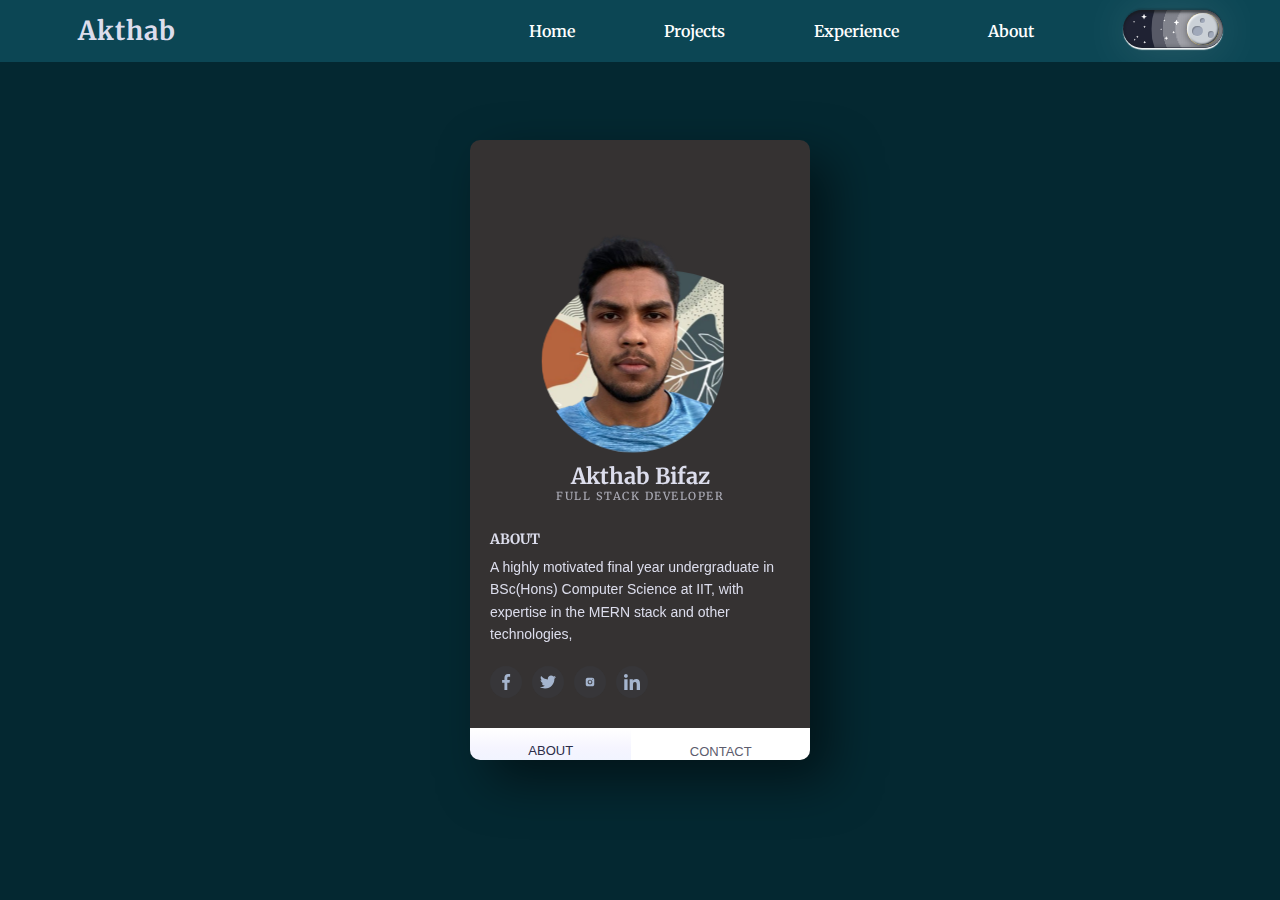
<file: about.html>
<!DOCTYPE html>
<html lang="en">
	<head>
		<meta charset="UTF-8" />
		<meta name="viewport" content="width=device-width, initial-scale=1.0" />
		<title>About</title>
		<!-- <script src="./header/nav/navigation-component.js" type="module"></script> -->
		<script
			src="./components/header/header-component.js"
			type="module"
		></script>
		<script
			src="./components/theme-button/theme-button.js"
			type="module"
		></script>
		<script src="./javascript/about.js" defer></script>
		<link rel="stylesheet" href="./styles/styles.css" />
		<link rel="stylesheet" href="./styles/about.css" />
	</head>
	<body>
		<header>
			<header-component>
				<div slot="theme">
					<theme-button></theme-button>
				</div>
			</header-component>
		</header>

		<div class="card" data-state="#about">
			<div class="card-header">
				<div
					class="card-cover"
					style="
						background-image: url('https://images.unsplash.com/photo-1549068106-b024baf5062d?ixlib=rb-1.2.1&ixid=eyJhcHBfaWQiOjEyMDd9&auto=format&fit=crop&w=934&q=80');
					"
				></div>
				<div class="card-avatar">
					<div class="person">
						<div class="container">
							<div class="container-inner">
								<img
									class="circle"
									src="[data-uri]"
								/>
								<img class="img img3" src="./images/profile-pic.png" />
							</div>
						</div>
					</div>
				</div>

				<!-- <img
					class="card-avatar"
					src="https://images.unsplash.com/photo-1549068106-b024baf5062d?ixlib=rb-1.2.1&ixid=eyJhcHBfaWQiOjEyMDd9&auto=format&fit=crop&w=934&q=80"
					alt="avatar"
				/> -->
				<h1 class="card-fullname">Akthab Bifaz</h1>
				<h2 class="card-jobtitle">Full Stack Developer</h2>
			</div>
			<div class="card-main">
				<div class="card-section is-active" id="about">
					<div class="card-content">
						<div class="card-subtitle">ABOUT</div>
						<p class="card-desc">
							A highly motivated final year undergraduate in BSc(Hons) Computer
							Science at IIT, with expertise in the MERN stack and other
							technologies,
						</p>
					</div>
					<div class="card-social">
						<a href="#"
							><svg viewBox="0 0 24 24" xmlns="http://www.w3.org/2000/svg">
								<path
									d="M15.997 3.985h2.191V.169C17.81.117 16.51 0 14.996 0c-3.159 0-5.323 1.987-5.323 5.639V9H6.187v4.266h3.486V24h4.274V13.267h3.345l.531-4.266h-3.877V6.062c.001-1.233.333-2.077 2.051-2.077z"
								/>
							</svg>
						</a>
						<a href="#"
							><svg xmlns="http://www.w3.org/2000/svg" viewBox="0 0 512 512">
								<path
									d="M512 97.248c-19.04 8.352-39.328 13.888-60.48 16.576 21.76-12.992 38.368-33.408 46.176-58.016-20.288 12.096-42.688 20.64-66.56 25.408C411.872 60.704 384.416 48 354.464 48c-58.112 0-104.896 47.168-104.896 104.992 0 8.32.704 16.32 2.432 23.936-87.264-4.256-164.48-46.08-216.352-109.792-9.056 15.712-14.368 33.696-14.368 53.056 0 36.352 18.72 68.576 46.624 87.232-16.864-.32-33.408-5.216-47.424-12.928v1.152c0 51.008 36.384 93.376 84.096 103.136-8.544 2.336-17.856 3.456-27.52 3.456-6.72 0-13.504-.384-19.872-1.792 13.6 41.568 52.192 72.128 98.08 73.12-35.712 27.936-81.056 44.768-130.144 44.768-8.608 0-16.864-.384-25.12-1.44C46.496 446.88 101.6 464 161.024 464c193.152 0 298.752-160 298.752-298.688 0-4.64-.16-9.12-.384-13.568 20.832-14.784 38.336-33.248 52.608-54.496z"
								/>
							</svg>
						</a>
						<a href="#"
							><svg viewBox="0 0 512 512" xmlns="http://www.w3.org/2000/svg">
								<path
									d="M301 256c0 24.852-20.148 45-45 45s-45-20.148-45-45 20.148-45 45-45 45 20.148 45 45zm0 0"
								/>
								<path
									d="M332 120H180c-33.086 0-60 26.914-60 60v152c0 33.086 26.914 60 60 60h152c33.086 0 60-26.914 60-60V180c0-33.086-26.914-60-60-60zm-76 211c-41.355 0-75-33.645-75-75s33.645-75 75-75 75 33.645 75 75-33.645 75-75 75zm86-146c-8.285 0-15-6.715-15-15s6.715-15 15-15 15 6.715 15 15-6.715 15-15 15zm0 0"
								/>
								<!-- <path
									d="M377 0H135C60.562 0 0 60.563 0 135v242c0 74.438 60.563 135 135 135h242c74.438 0 135-60.563 135-135V135C512 60.562 451.437 0 377 0zm45 332c0 49.625-40.375 90-90 90H180c-49.625 0-90-40.375-90-90V180c0-49.625 40.375-90 90-90h152c49.625 0 90 40.375 90 90zm0 0"
								/> -->
							</svg>
						</a>
						<a href="#"
							><svg viewBox="0 0 24 24" xmlns="http://www.w3.org/2000/svg">
								<path
									d="M23.994 24v-.001H24v-8.802c0-4.306-.927-7.623-5.961-7.623-2.42 0-4.044 1.328-4.707 2.587h-.07V7.976H8.489v16.023h4.97v-7.934c0-2.089.396-4.109 2.983-4.109 2.549 0 2.587 2.384 2.587 4.243V24zM.396 7.977h4.976V24H.396zM2.882 0C1.291 0 0 1.291 0 2.882s1.291 2.909 2.882 2.909 2.882-1.318 2.882-2.909A2.884 2.884 0 002.882 0z"
								/>
							</svg>
						</a>
					</div>
				</div>
				<div class="card-section" id="contact">
					<div class="card-content">
						<div class="card-subtitle">CONTACT</div>
						<div class="card-contact-wrapper">
							<div class="card-contact">
								<svg
									xmlns="http://www.w3.org/2000/svg"
									viewBox="0 0 24 24"
									fill="none"
									stroke="currentColor"
									stroke-width="2"
									stroke-linecap="round"
									stroke-linejoin="round"
								>
									<path d="M21 10c0 7-9 13-9 13s-9-6-9-13a9 9 0 0118 0z" />
									<circle cx="12" cy="10" r="3" />
								</svg>
								686/3, Galle Road, Kalutara
							</div>
							<div class="card-contact">
								<svg
									xmlns="http://www.w3.org/2000/svg"
									viewbox="0 0 24 24"
									fill="none"
									stroke="currentColor"
									stroke-width="2"
									stroke-linecap="round"
									stroke-linejoin="round"
								>
									<path
										d="M22 16.92v3a2 2 0 01-2.18 2 19.79 19.79 0 01-8.63-3.07 19.5 19.5 0 01-6-6 19.79 19.79 0 01-3.07-8.67A2 2 0 014.11 2h3a2 2 0 012 1.72 12.84 12.84 0 00.7 2.81 2 2 0 01-.45 2.11L8.09 9.91a16 16 0 006 6l1.27-1.27a2 2 0 012.11-.45 12.84 12.84 0 002.81.7A2 2 0 0122 16.92z"
									/>
								</svg>
								(+94) 71-107-3072
							</div>
							<div class="card-contact">
								<svg
									xmlns="http://www.w3.org/2000/svg"
									viewBox="0 0 24 24"
									fill="none"
									stroke="currentColor"
									stroke-width="2"
									stroke-linecap="round"
									stroke-linejoin="round"
								>
									<path
										d="M4 4h16c1.1 0 2 .9 2 2v12c0 1.1-.9 2-2 2H4c-1.1 0-2-.9-2-2V6c0-1.1.9-2 2-2z"
									/>
									<path d="M22 6l-10 7L2 6" />
								</svg>
								mhmdakthab6@gmail.com
							</div>
							<!-- <button class="contact-me">WORK TOGETHER</button> -->
						</div>
					</div>
				</div>
				<div class="card-buttons">
					<button data-section="#about" class="is-active">ABOUT</button>
					<button data-section="#contact">CONTACT</button>
				</div>
			</div>
		</div>
	</body>
</html>
</file>
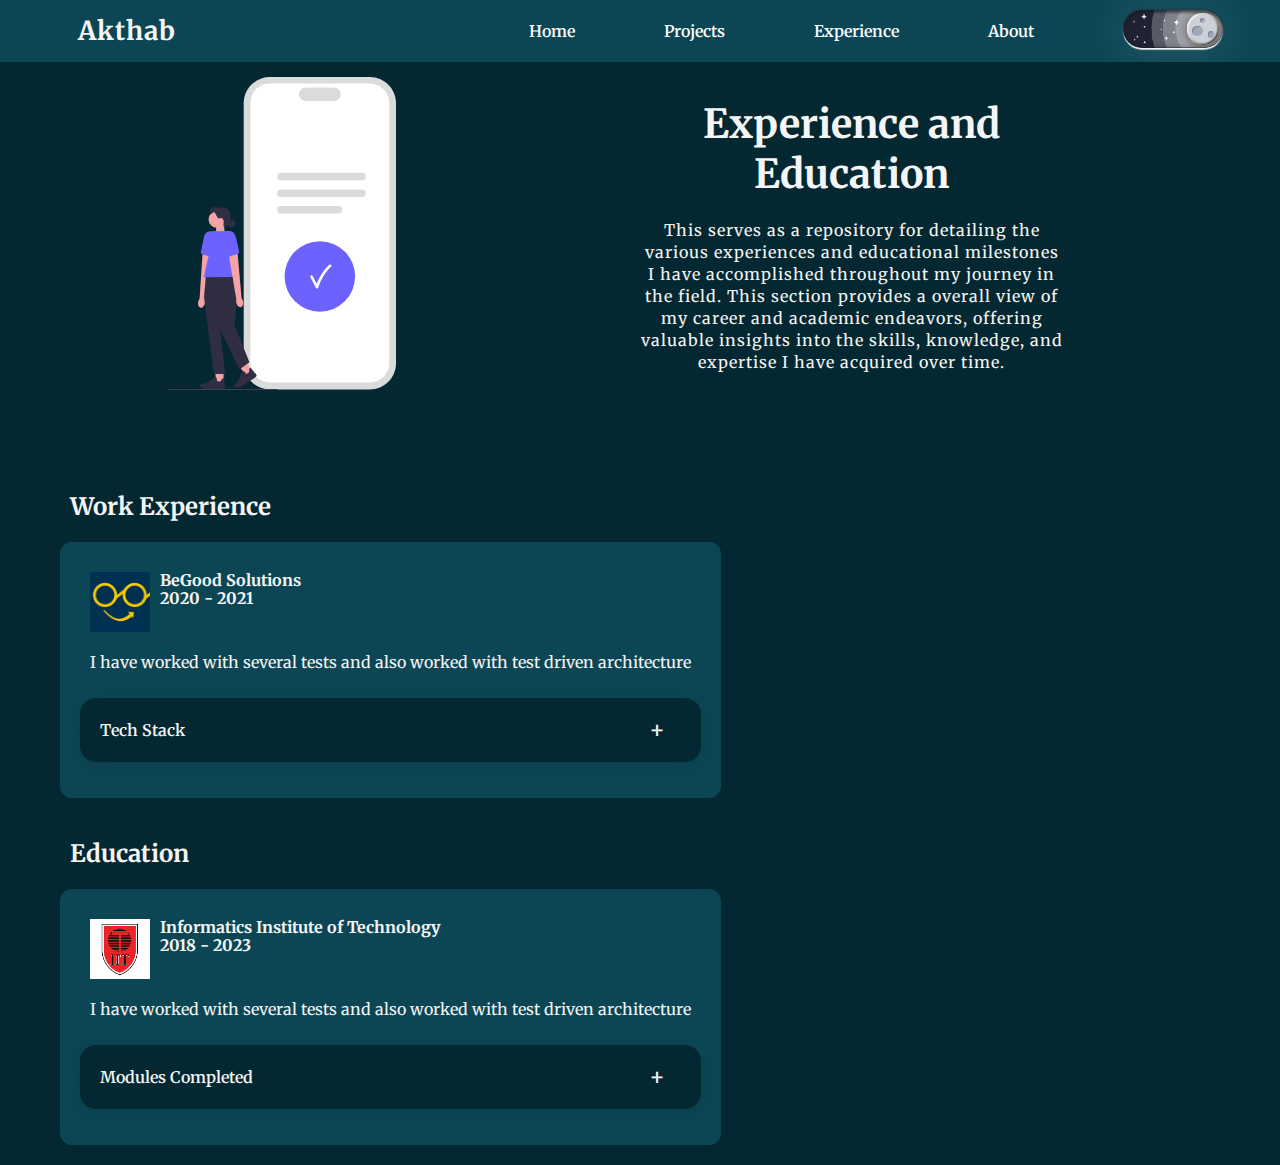
<file: experience.html>
<!DOCTYPE html>
<html lang="en">
	<head>
		<meta charset="UTF-8" />
		<meta name="viewport" content="width=device-width, initial-scale=1.0" />
		<title>Experience</title>
		<link rel="stylesheet" href="styles/styles.css" />
		<link rel="stylesheet" href="styles/experience.css" />
		<!-- <script src="./header/nav/navigation-component.js" type="module"></script> -->
		<script
			src="./components/header/header-component.js"
			type="module"
		></script>
		<script
			src="./components/theme-button/theme-button.js"
			type="module"
		></script>
	</head>
	<body>
		<header>
			<header-component>
				<div slot="theme">
					<theme-button></theme-button>
				</div>
			</header-component>
		</header>
		<!-- <header class="header">
			<div class="header_content">
				<div class="logo"><span>A</span>kthab</div>
				<nav class="nav">
					<ul class="nav_list">
						<li class="nav_item">
							<a href="index.html" style="--a: 1" class="active">Home</a>
						</li>
						<li class="nav_item">
							<a href="#" class="nav_link" style="--a: 2">About</a>
						</li>
						<li class="nav_item">
							<a href="projects.html" class="nav_link" style="--a: 3"
								>Projects</a
							>
						</li>
						<li class="nav_item">
							<a href="experience.html" class="nav_link" style="--a: 4"
								>Experience</a
							>
						</li>
						<li class="nav_item">
							<a href="#" class="nav_link" style="--a: 5">Contact</a>
						</li>
					</ul>
				</nav>
				<div class="hamburger">
					<div class="bar"></div>
					<div class="bar"></div>
					<div class="bar"></div>
				</div>
			</div>
		</header> -->
		<section class="home-cont">
			<div class="svg-container">
				<img
					src="svg/svg-experience.svg"
					style="width: 229px"
					alt="My Happy SVG"
				/>
			</div>
			<div class="project-desc">
				<h1 style="font-size: 40px; padding-bottom: 20px">
					Experience and Education
				</h1>
				<p style="line-height: 22px; letter-spacing: 1px">
					This serves as a repository for detailing the various experiences and
					educational milestones I have accomplished throughout my journey in
					the field. This section provides a overall view of my career and
					academic endeavors, offering valuable insights into the skills,
					knowledge, and expertise I have acquired over time.
				</p>
			</div>
		</section>
		<div
			style="
				display: flex;
				flex-wrap: wrap;
				gap: 40px;
				padding: 20px;
				padding-left: 60px;
			"
		>
			<div>
				<h2 style="padding-bottom: 20px; padding-left: 10px">
					Work Experience
				</h2>
				<div class="card">
					<div style="display: flex">
						<img
							src="images/begood-logo.png"
							alt="logo of begood solutions"
							style="width: 60px; padding: 10px"
						/>
						<p style="padding-top: 10px; line-height: 1.1; font-weight: bold">
							BeGood Solutions <br />
							2020 - 2021
						</p>
					</div>
					<p style="padding: 10px">
						I have worked with several tests and also worked with test driven
						architecture
					</p>
					<details>
						<summary>Tech Stack</summary>
						<div class="content">
							<p style="line-height: 2">
								<strong>Programming Languages </strong> - Java, JavaScripts<br />
								<strong>Frameworks </strong>- Reactjs, Nextjs, Nodejs,
								SpringBoot, Express<br />
								<strong>CSS </strong>- Vanilla CSS, Bootstrap, Tailwind <br />
								<strong>Mobile Application Development </strong>- Flutter<br />
								<strong>Testing Framework </strong>- Cypress<br />
								<strong>DB </strong>- MySqL, MongoDB<br />
								<strong>Version Control</strong> - Git
							</p>
						</div>
					</details>
				</div>
			</div>
			<div>
				<h2 style="padding-bottom: 20px; padding-left: 10px">Education</h2>
				<div class="card">
					<div style="display: flex">
						<img
							src="images/iit-logo.png"
							alt="logo of begood solutions"
							style="width: 60px; padding: 10px"
						/>
						<p style="padding-top: 10px; line-height: 1.1; font-weight: bold">
							Informatics Institute of Technology <br />
							2018 - 2023
						</p>
					</div>
					<p style="padding: 10px">
						I have worked with several tests and also worked with test driven
						architecture
					</p>
					<details>
						<summary>Modules Completed</summary>
						<div class="content">
							<p>
								Advanced Client Side Web Development <br />
								Programming Principles I <br />
								Web Design and Development <br />
								Object Oriented Programming <br />
								Database Systems <br />
								Server-side Web Development <br />
								Cyber Security <br />
								Advanced Server-Side Web Programming<br />
							</p>
						</div>
					</details>
				</div>
			</div>
		</div>
	</body>
</html>
</file>
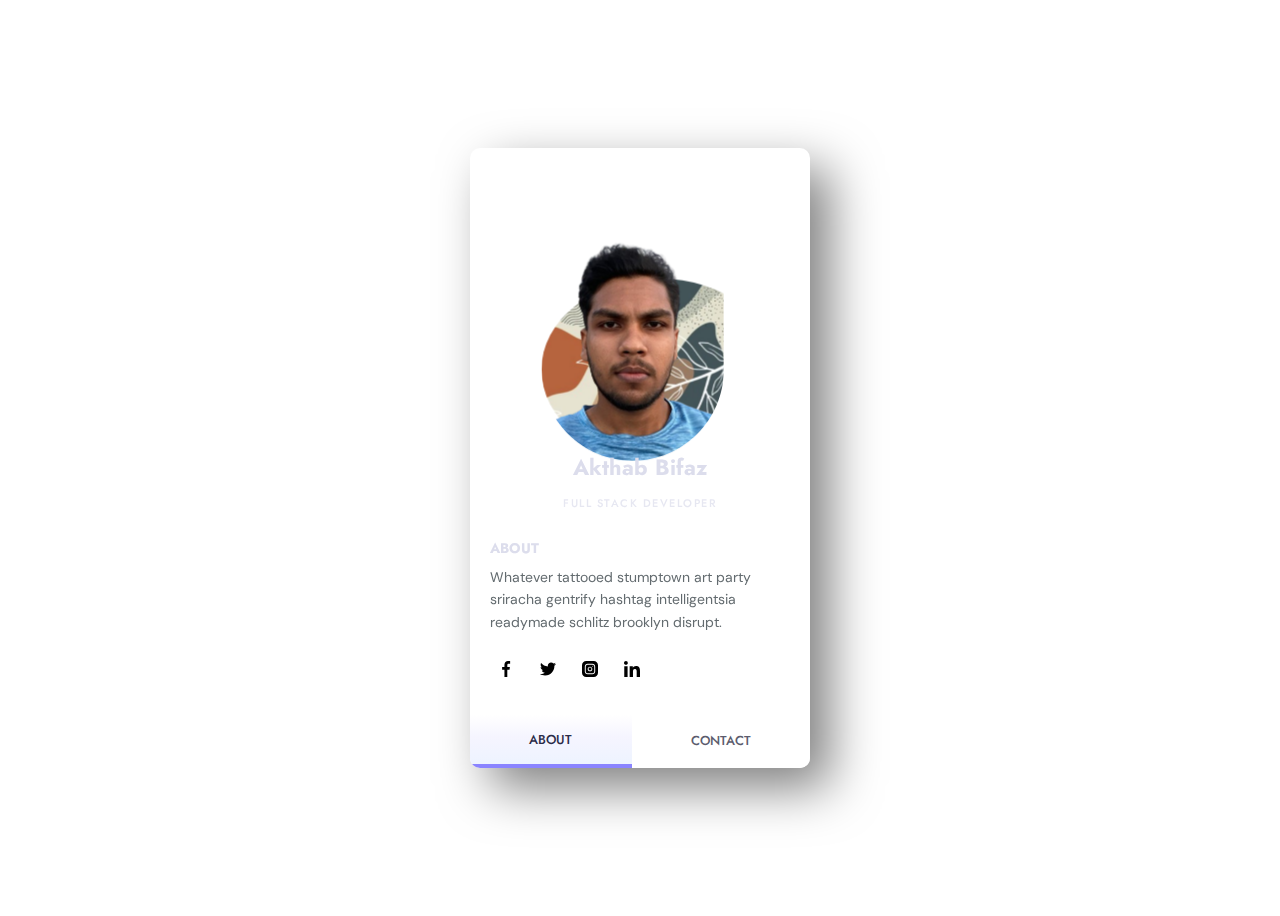
<file: sample.html>
<!DOCTYPE html>
<html lang="en">
	<head>
		<meta charset="UTF-8" />
		<meta name="viewport" content="width=device-width, initial-scale=1.0" />
		<title>Document</title>
		<link rel="stylesheet" href="sample.css" />
		<link rel="stylesheet" href="./styles/about.css" />
		<!-- <link rel="stylesheet" href="styles/bicycleAnimation.css" /> -->
		<script src="/sample.js" defer></script>
		<!-- <script
			src="/components/theme-button/theme-button.js"
			type="module"
		></script> -->
	</head>
	<body>
		<!-- <theme-button></theme-button> -->

		<!-- <?xml version="1.0" encoding="UTF-8"?> -->
		<div class="card" data-state="#about">
			<div class="card-header">
				<div
					class="card-cover"
					style="
						background-image: url('https://images.unsplash.com/photo-1549068106-b024baf5062d?ixlib=rb-1.2.1&ixid=eyJhcHBfaWQiOjEyMDd9&auto=format&fit=crop&w=934&q=80');
					"
				></div>
				<div class="card-avatar">
					<div class="person">
						<div class="container">
							<div class="container-inner">
								<img
									class="circle"
									src="[data-uri]"
								/>
								<img class="img img3" src="./images/profile-pic.png" />
							</div>
						</div>
					</div>
				</div>

				<!-- <img
					class="card-avatar"
					src="https://images.unsplash.com/photo-1549068106-b024baf5062d?ixlib=rb-1.2.1&ixid=eyJhcHBfaWQiOjEyMDd9&auto=format&fit=crop&w=934&q=80"
					alt="avatar"
				/> -->
				<h1 class="card-fullname">Akthab Bifaz</h1>
				<h2 class="card-jobtitle">Full Stack Developer</h2>
			</div>
			<div class="card-main">
				<div class="card-section is-active" id="about">
					<div class="card-content">
						<div class="card-subtitle">ABOUT</div>
						<p class="card-desc">
							Whatever tattooed stumptown art party sriracha gentrify hashtag
							intelligentsia readymade schlitz brooklyn disrupt.
						</p>
					</div>
					<div class="card-social">
						<a href="#"
							><svg viewBox="0 0 24 24" xmlns="http://www.w3.org/2000/svg">
								<path
									d="M15.997 3.985h2.191V.169C17.81.117 16.51 0 14.996 0c-3.159 0-5.323 1.987-5.323 5.639V9H6.187v4.266h3.486V24h4.274V13.267h3.345l.531-4.266h-3.877V6.062c.001-1.233.333-2.077 2.051-2.077z"
								/>
							</svg>
						</a>
						<a href="#"
							><svg xmlns="http://www.w3.org/2000/svg" viewBox="0 0 512 512">
								<path
									d="M512 97.248c-19.04 8.352-39.328 13.888-60.48 16.576 21.76-12.992 38.368-33.408 46.176-58.016-20.288 12.096-42.688 20.64-66.56 25.408C411.872 60.704 384.416 48 354.464 48c-58.112 0-104.896 47.168-104.896 104.992 0 8.32.704 16.32 2.432 23.936-87.264-4.256-164.48-46.08-216.352-109.792-9.056 15.712-14.368 33.696-14.368 53.056 0 36.352 18.72 68.576 46.624 87.232-16.864-.32-33.408-5.216-47.424-12.928v1.152c0 51.008 36.384 93.376 84.096 103.136-8.544 2.336-17.856 3.456-27.52 3.456-6.72 0-13.504-.384-19.872-1.792 13.6 41.568 52.192 72.128 98.08 73.12-35.712 27.936-81.056 44.768-130.144 44.768-8.608 0-16.864-.384-25.12-1.44C46.496 446.88 101.6 464 161.024 464c193.152 0 298.752-160 298.752-298.688 0-4.64-.16-9.12-.384-13.568 20.832-14.784 38.336-33.248 52.608-54.496z"
								/>
							</svg>
						</a>
						<a href="#"
							><svg viewBox="0 0 512 512" xmlns="http://www.w3.org/2000/svg">
								<path
									d="M301 256c0 24.852-20.148 45-45 45s-45-20.148-45-45 20.148-45 45-45 45 20.148 45 45zm0 0"
								/>
								<path
									d="M332 120H180c-33.086 0-60 26.914-60 60v152c0 33.086 26.914 60 60 60h152c33.086 0 60-26.914 60-60V180c0-33.086-26.914-60-60-60zm-76 211c-41.355 0-75-33.645-75-75s33.645-75 75-75 75 33.645 75 75-33.645 75-75 75zm86-146c-8.285 0-15-6.715-15-15s6.715-15 15-15 15 6.715 15 15-6.715 15-15 15zm0 0"
								/>
								<path
									d="M377 0H135C60.562 0 0 60.563 0 135v242c0 74.438 60.563 135 135 135h242c74.438 0 135-60.563 135-135V135C512 60.562 451.437 0 377 0zm45 332c0 49.625-40.375 90-90 90H180c-49.625 0-90-40.375-90-90V180c0-49.625 40.375-90 90-90h152c49.625 0 90 40.375 90 90zm0 0"
								/>
							</svg>
						</a>
						<a href="#"
							><svg viewBox="0 0 24 24" xmlns="http://www.w3.org/2000/svg">
								<path
									d="M23.994 24v-.001H24v-8.802c0-4.306-.927-7.623-5.961-7.623-2.42 0-4.044 1.328-4.707 2.587h-.07V7.976H8.489v16.023h4.97v-7.934c0-2.089.396-4.109 2.983-4.109 2.549 0 2.587 2.384 2.587 4.243V24zM.396 7.977h4.976V24H.396zM2.882 0C1.291 0 0 1.291 0 2.882s1.291 2.909 2.882 2.909 2.882-1.318 2.882-2.909A2.884 2.884 0 002.882 0z"
								/>
							</svg>
						</a>
					</div>
				</div>
				<div class="card-section" id="contact">
					<div class="card-content">
						<div class="card-subtitle">CONTACT</div>
						<div class="card-contact-wrapper">
							<div class="card-contact">
								<svg
									xmlns="http://www.w3.org/2000/svg"
									viewBox="0 0 24 24"
									fill="none"
									stroke="currentColor"
									stroke-width="2"
									stroke-linecap="round"
									stroke-linejoin="round"
								>
									<path d="M21 10c0 7-9 13-9 13s-9-6-9-13a9 9 0 0118 0z" />
									<circle cx="12" cy="10" r="3" />
								</svg>
								686/3, Galle Road, Kalutara
							</div>
							<div class="card-contact">
								<svg
									xmlns="http://www.w3.org/2000/svg"
									viewbox="0 0 24 24"
									fill="none"
									stroke="currentColor"
									stroke-width="2"
									stroke-linecap="round"
									stroke-linejoin="round"
								>
									<path
										d="M22 16.92v3a2 2 0 01-2.18 2 19.79 19.79 0 01-8.63-3.07 19.5 19.5 0 01-6-6 19.79 19.79 0 01-3.07-8.67A2 2 0 014.11 2h3a2 2 0 012 1.72 12.84 12.84 0 00.7 2.81 2 2 0 01-.45 2.11L8.09 9.91a16 16 0 006 6l1.27-1.27a2 2 0 012.11-.45 12.84 12.84 0 002.81.7A2 2 0 0122 16.92z"
									/>
								</svg>
								(+94) 71-107-3072
							</div>
							<div class="card-contact">
								<svg
									xmlns="http://www.w3.org/2000/svg"
									viewBox="0 0 24 24"
									fill="none"
									stroke="currentColor"
									stroke-width="2"
									stroke-linecap="round"
									stroke-linejoin="round"
								>
									<path
										d="M4 4h16c1.1 0 2 .9 2 2v12c0 1.1-.9 2-2 2H4c-1.1 0-2-.9-2-2V6c0-1.1.9-2 2-2z"
									/>
									<path d="M22 6l-10 7L2 6" />
								</svg>
								mhmdakthab6@gmail.com
							</div>
							<button class="contact-me">WORK TOGETHER</button>
						</div>
					</div>
				</div>
				<div class="card-buttons">
					<button data-section="#about" class="is-active">ABOUT</button>
					<button data-section="#contact">CONTACT</button>
				</div>
			</div>
		</div>
	</body>
</html>
</file>
<file: styles/styles.css>
@import url('https://fonts.googleapis.com/css2?family=Josefin+Sans:wght@600&family=Playpen+Sans&display=swap');
@import url('https://fonts.googleapis.com/css2?family=Exo+2&family=Playpen+Sans&display=swap');
@import url('https://fonts.googleapis.com/css2?family=Merriweather&family=Sumana&display=swap');

* {
	padding: 0;
	margin: 0;
	box-sizing: content-box;
	font-family: 'Merriweather', serif;
	list-style: none;
	scroll-behavior: smooth;
	text-decoration: none;
}

:root {
	/* color-scheme: light dark; */
	--text-color: #f5f5f5;
	--hover-color: #12f7ff;
	--bg-color: #042831;
	--big-font: 2.5rem;
	--normal-font: 2rem;
	--neon-box-shadow: 0 0 0.8rem #12f7ff;
	--h2-font: 3rem;
	--p-font: 1rem;
	--font-neon-text-shadow: 0 0 10px rgba(18, 247, 255, 0.3),
		0 0 20px rgba(18, 247, 255, 0.3), 0 0 30px rgba(18, 247, 255, 0.3),
		0 0 40px rgba(18, 247, 255, 0.3), 0 0 70px rgba(18, 247, 255, 0.3),
		0 0 80px rgba(18, 247, 255, 0.3), 0 0 100px rgba(18, 247, 255, 0.3),
		0 0 150px rgba(18, 247, 255, 0.3);
	/* styles for the theme button */
	--slide-ease: cubic-bezier(0.4, -0.3, 0.6, 1.3);
	--slide-ease: cubic-bezier(0.8, -0.3, 0.2, 1.3);
	--easing: var(--slide-ease);
	--speed: 0.5s;
	--width: clamp(50px, 45vmin, 100px);
	--ar: 8 / 3;
	--ray: hsl(0 0% 100% / 0.5);
	--sun: hsl(47, 91%, 58%);
	--moon: hsl(212, 13%, 82%);
	--crater: hsl(221, 16%, 68%);
	--bg: hsl(219, 30%, 88%);
	--bear-speed: 10s;
	--header-color: rgb(12, 70, 84);
	--header-li-color: #fff;
	--project-card-color: rgba(255, 255, 255, 0.1);
	--project-card-ul-color: #91c6ff70;
	--about-card-color: rgb(53, 50, 50);
	--about-card-icon-color: rgb(165, 181, 206);
	--about-card-icon-bg-color: rgba(93, 133, 193, 0.05);
}

/* @media (prefers-color-scheme: dark) {
	body {
		background-color: var(--bg-color);
	}
} */

body {
	background-color: var(--bg-color);
	color: var(--text-color);
}

/* @media (prefers-color-scheme: light) { */
.dark-mode {
	body {
		--bg-color: rgb(224, 239, 158);
		background-color: var(--bg-color);
		color: black;
		--font-neon-text-shadow: 0 0 10px rgba(50, 18, 255, 0.3),
			0 0 20px rgba(73, 18, 255, 0.3);
		--header-li-color: black;
		/* 0 0 30px rgba(50, 18, 255, 0.3); */
		/* 0 0 40px rgba(18, 247, 255, 0.3), 0 0 70px rgba(18, 247, 255, 0.3); */
		--hover-color: #0b3233;
		--header-color: rgb(196, 220, 88);
		/* 0 0 80px rgba(18, 69, 255, 0.3), 0 0 100px rgba(18, 30, 255, 0.3),
			0 0 150px rgba(18, 113, 255, 0.3); */
		--project-card-color: rgba(72, 222, 75, 0.17);
		--project-card-ul-color: #c4dc5894;
		--about-card-color: rgb(119, 180, 126);
		--about-card-icon-color: rgb(23, 28, 35);
		--about-card-icon-bg-color: rgb(196, 220, 88);
	}
}

/* header {
	position: fixed;
	width: 100%;
	top: 0;
	right: 0;
	z-index: 1000;
	display: flex;
	align-items: center;
	justify-content: space-between;
	padding: 20px 10%;
	background: transparent;
	border-bottom: 1px solid transparent;
} */

/* .logo {
	font-size: 26px;
	font-weight: 700;
	letter-spacing: 1px;
	animation: topToBottom 1s ease forwards;
	padding-left: 48px;
} */

span {
	color: var(--hover-color);
}

/* .navlist {
	display: flex;
} */

/* .nav_list a {
	font-size: var(--p-font);
	color: var(--text-color);
	font-weight: 500;
	padding: 10px 27px;
	animation: slideAnimate 1s ease forwards;
	animation-delay: calc(0.2s * var(--a));
}

.nav_list a:hover {
	color: var(--hover-color);
	text-shadow: 0 0 10px rgba(18, 247, 255, 0.6),
		0 0 20px rgba(18, 247, 255, 0.6), 0 0 30px rgba(18, 247, 255, 0.6),
		0 0 40px rgba(18, 247, 255, 0.6), 0 0 70px rgba(18, 247, 255, 0.6),
		0 0 80px rgba(18, 247, 255, 0.6), 0 0 100px rgba(18, 247, 255, 0.6),
		0 0 150px rgba(18, 247, 255, 0.6);
}

.nav_list a.active {
	color: var(--hover-color);
} */

/* section {
	padding: 100px 10%;
} */

.home {
	height: 100%;
	max-width: 100%;
	display: grid;
	grid-template-columns: repeat(2, 1fr);
	align-items: center;
	gap: 4rem;
	padding: 100px 10%;
}

@media (max-width: 768px) {
	.home {
		grid-template-columns: 1fr;
	}
}

.home-content {
	width: 100%;
}

.home-content h1 {
	font-size: var(--big-font);
	font-weight: 700;
	font-family: 'Merriweather', serif;
	animation: leftToRight 1.5s ease forwards;
	/* padding-bottom: 10px; */
}

.home-content h3 {
	font-size: var(--normal-font);
	/* font-weight: 700; */
	font-family: 'Merriweather', serif;
	/* color: var(--hover-color); */
	position: relative;
	text-shadow: var(--font-neon-text-shadow);
	animation: neon-animation 1.5s ease-in-out infinite alternate;
	padding-top: 20px;
}

.home-content p {
	position: relative;
	font-size: var(--p-font);
	/* color: #bdbdbd; */
	line-height: 1.7;
	padding-top: 25px;
	padding-bottom: 25px;
	word-spacing: 3px;
}

.home-content p::before {
	content: '';
	position: absolute;
	top: 0;
	right: 0;
	width: 100%;
	height: 100%;
	background: var(--bg-color);
	animation: showTop 2s ease forwards;
	animation-delay: 1s;
}

.info-box {
	display: inline-flex;
	justify-content: space-between;
	align-items: center;
	width: 320px;
	margin: 1rem 0 2rem;
}

.info-box .email-info {
	animation: leftToRight 2s ease forwards;
}

.info-box h5 {
	padding-bottom: 6px;
	font-size: var(--p-font);
	font-weight: 600;
	/* color: var(--text-color); */
}

.info-box span {
	font-size: 0.9rem;
	/* color: #bdbdbd; */
}

.home-content .btn-box {
	display: flex;
	justify-content: space-between;
	width: 320px;
	height: 45px;
}

.home-content .btn-box a {
	display: inline-flex;
	justify-content: center;
	align-items: center;
	width: 150px;
	height: 100%;
	background: transparent;
	color: var(--hover-color);
	border: 2px solid var(--hover-color);
	font-size: var(--text-color);
	letter-spacing: 1px;
	font-weight: 600;
	overflow: hidden;
	transition: 0.6s;
	box-shadow: var(--font-neon-text-shadow);
	z-index: 1;
	position: relative;
	border-radius: 5px;
}

.btn-box a:hover {
	color: var(--bg-color);
}

.home-content .btn-box a::before {
	content: '';
	position: absolute;
	top: 0;
	left: 0;
	height: 100%;
	background: var(--hover-color);
	width: 0;
	z-index: -1;
	transition: 0.6s;
}

.home-content .btn-box a:hover::before {
	width: 100%;
}

.btn-box a:nth-child(1) {
	background: var(--hover-color);
	color: var(--bg-color);
	animation: leftToRight 4s ease forwards;
}

.btn-box a:nth-child(1)::before {
	background: var(--bg-color);
}

.btn-box a:nth-child(1):hover {
	color: var(--hover-color);
}

.home-image {
	position: relative;
}

.img-box {
	text-align: center;
}

.img-box img {
	width: 100%;
	max-width: 350px;
	height: auto;
	animation: topToBottom ease 3s forwards;
}

@keyframes showTop {
	100% {
		width: 0;
	}
}

@keyframes neon-animation {
	from {
		opacity: 1;
		text-shadow: var(--font-neon-text-shadow);
	}
	to {
		opacity: 0.6;
		text-shadow: none;
	}
}

@keyframes topToBottom {
	0% {
		opacity: 0;
		transform: translateY(-200px);
	}
	100% {
		opacity: 1;
		transform: translateY(0);
	}
}

@keyframes slideAnimate {
	0% {
		opacity: 0;
		transform: translateY(100px);
	}
	100% {
		opacity: 1;
		transform: translateY(0);
	}
}

@keyframes leftToRight {
	0% {
		opacity: 0;
		transform: translateX(-300px);
	}
	100% {
		opacity: 1;
		transform: translateX(0);
	}
}

/* .header {
	background-color: rgb(19, 22, 26);
	position: fixed;
	width: 100%;
	top: 0;
	z-index: 9999;
}

.header_content {
	display: flex;
	align-items: center;
	justify-content: space-between;
	padding: 0 30px;
	min-height: 60px;
} */

/* .nav {
	transition: all 0.3s ease-in-out;
}

.nav_list {
	display: flex;
	column-gap: 40px;
}

.nav_item {
} */

/* .nav_link {
	color: rgba(255, 255, 255, 0.75);
	font-size: 15px;
	transition: all 0.4s;
} */

/* .nav_link:hover,
.nav_link:focus {
	color: rgba(255, 255, 255, 1);
} */

/* .hamburger {
	display: none;
	cursor: pointer;
}

.bar {
	height: 2px;
	width: 27px;
	background: #fff;
	margin: 5px 0;
	opacity: 0.8;
	transition: all 0.3s ease-in-out;
}

.home--down {
	transform: translateY(200px);
	transition: all 0.3s;
	overflow: hidden;
	margin-top: 90px;
	padding-top: 0px;
}

.nav--open {
	transform: translate(0) !important;
	z-index: 1000;
	overflow: hidden;
}

.hamburger--open .bar:nth-child(1) {
	transform: translateY(7px) rotate(45deg);
}
.hamburger--open .bar:nth-child(2) {
	opacity: 0;
}
.hamburger--open .bar:nth-child(3) {
	transform: translateY(-7px) rotate(-45deg);
} */

/* @media (max-width: 650px) {
	.nav {
		position: fixed;
		top: 60px;
		left: 0;
		background-color: rgb(19, 22, 26);
		width: 100%;
		padding: 10px 0 25px;
		transform: translateX(-100%);
	}
	.nav_list {
		flex-direction: column;
		align-items: center;
		row-gap: 20px;
	}

	.nav_link {
		font-size: 14px;
	}

	.hamburger {
		display: block;
	}
} */

.iconify {
	font-size: 46px;
}
.tech-header {
	display: flex;
	align-items: center;
	justify-content: center;
	font-family: 'Merriweather', serif;
	font-size: 60px;
	text-align: center;
}

.tech-header-2 {
	display: flex;
	align-items: center;
	justify-content: center;
	font-family: 'Merriweather', serif;
	padding-top: 12px;
	font-size: 36px;
}
.tech-content {
	border: 1px solid aliceblue;
	background: url(https://res.cloudinary.com/ez-nettools/image/upload/v1634744986/barnwood-large-texture1_blgapl.jpg)
		center -12px;
	padding: 10px;
}

.tech-content ul {
	list-style-type: none;
	padding: none;
	margin: 0;
}

.tech-content li {
	display: inline-block;
	padding: 15px;
}

.tech-content li .tooltiptext {
	visibility: hidden;
	width: 100px;
	background-color: #b8b88c;
	color: #192121;
	text-align: center;
	border-radius: 6px;
	padding: 5px 0;
	position: absolute;
	z-index: 9999;
	margin-left: -90px;
	margin-top: -34px;

	opacity: 0;
	transition: opacity 1s;
}

.tech-content li:hover .tooltiptext {
	visibility: visible;
	opacity: 1;
}
.points li {
	display: flex;
	align-items: baseline;
}

.points li p {
	padding-top: 16px;
	padding-bottom: 16px;
	padding-left: 10px;
	font-family: 'Merriweather', serif;
	line-height: 1.5;
}

/* @media (max-width: 576px) {
	.tech-content ul {
		display: block;
	}

	.tech-content li {
		display: block;
		width: 100%;
	}
} */

@media (max-width: 576px) {
	.home-content {
		order: 1;
	}

	.bicycle-ride {
		order: 2;
	}

	.tech-content {
		order: 3;
	}

	.workspace {
		order: 4;
	}

	.points {
		order: 5;
	}

	.tech-header {
		font-size: 36px; /* Use the desired font size for smaller screens */
	}

	.tech-header-2 {
		font-size: 24px;
	}

	.logo {
		padding-left: 0;
	}
}
</file>
<file: styles/about.css>
@import url('https://fonts.googleapis.com/css2?family=Merriweather:wght@900&family=Sumana:wght@700&display=swap');

.profile-card {
	display: flex;
	justify-content: center;
	height: 100vh;
	margin: 0;
	align-items: center;
	flex-wrap: wrap;
}
.profile-image {
	align-items: center;
	background-color: #f2f2f2;
	display: flex;
	font-family: 'Merriweather', serif;
	flex-wrap: wrap;
	justify-content: center;
	/* height: 100vh;
	margin: 0; */
}
.person {
	align-items: center;
	display: flex;
	flex-direction: column;
	/* width: 280px; */
}
.container {
	border-radius: 50%;
	/* height: 312px; */
	-webkit-tap-highlight-color: transparent;
	transform: scale(0.48);
	transition: transform 250ms cubic-bezier(0.4, 0, 0.2, 1);
	/* width: 400px; */
}
.container:hover {
	transform: scale(0.54);
}
.container-inner {
	clip-path: path(
		'M 390,400 C 390,504.9341 304.9341,590 200,590 95.065898,590 10,504.9341 10,400 V 10 H 200 390 Z'
	);
	position: relative;
	transform-origin: 50%;
	top: -683px;
}
.circle {
	background-color: #fee7d3;
	border-radius: 50%;
	cursor: pointer;
	height: 380px;
	left: 10px;
	pointer-events: none;
	position: absolute;
	top: 210px;
	/* width: 380px; */
}
.img {
	pointer-events: none;
	position: relative;
	transform: translateY(20px) scale(1.15);
	transform-origin: 50% bottom;
	transition: transform 300ms cubic-bezier(0.4, 0, 0.2, 1);
}
.container:hover .img {
	transform: translateY(0) scale(1.2);
}
.img1 {
	left: 22px;
	top: 164px;
	width: 340px;
}
.img2 {
	left: -46px;
	top: 174px;
	width: 444px;
}
.img3 {
	left: -16px;
	top: 144px;
	/* width: 466px; */
}
.name {
	color: #404245;
	font-size: 36px;
	font-weight: 600;
	margin-top: 16px;
	text-align: center;
}
.title {
	color: #6e6e6e;
	font-family: arial;
	font-size: 14px;
	font-style: italic;
	margin-top: 4px;
}

@import url('https://fonts.googleapis.com/css?family=DM+Sans:400,500|Jost:400,500,600&display=swap');

/* * {
	box-sizing: border-box;
} */
body {
	color: #dcddec;
	font-family: 'Jost', sans-serif;
	background-repeat: no-repeat;
	background-size: cover;
	background-position: center;
	background-attachment: fixed;
	min-height: 100vh;
	display: flex;
	flex-wrap: wrap;
}

.card {
	max-width: 340px;
	margin: auto;
	overflow-y: hidden;
	position: relative;
	z-index: 1;
	overflow-x: hidden;
	background-color: var(--about-card-color);
	/* color: #dcddec; */
	display: flex;
	transition: 0.3s;
	flex-direction: column;
	border-radius: 10px;
	box-shadow: 20px 20px 50px rgba(0, 0, 0, 0.5);
	overflow: clip;
	/* box-shadow: 0 0 0 8px rgba(255, 255, 255, 0.2); */
}

.card[data-state='#about'] {
	height: 620px;
	.card-main {
		padding-top: 0;
	}
}

.card[data-state='#contact'] {
	height: 430px;
	width: 400px;

	.card-subtitle {
		margin-left: 45px;
	}
}

.card[data-state='#experience'] {
	height: 550px;
}

.card.is-active {
	.card-header {
		height: 80px;
	}

	.card-cover {
		height: 100px;
		top: -50px;
	}

	.card-avatar {
		transform: none;
		left: 28px;
		width: 50px;
		height: 50px;
		bottom: 10px;
	}

	.card-fullname,
	.card-jobtitle {
		left: 106px;
		transform: none;
	}

	.card-fullname {
		bottom: 18px;
		font-size: 19px;
	}

	.card-jobtitle {
		bottom: 16px;
		letter-spacing: 1px;
		font-size: 10px;
	}

	.img3 {
		width: 138px;
		height: 138px;
		left: 10px;
		top: 147px;
	}

	.circle {
		width: 160px;
		height: 160px;
		top: 160px;
	}

	.container {
		height: 0px;
		width: 160px;
	}

	.container-inner {
		top: -190px;
	}
}

.card-header {
	position: relative;
	display: flex;
	height: 370px;
	flex-shrink: 0;
	width: 100%;
	transition: 0.3s;

	* {
		transition: 0.3s;
	}
}

.card-cover {
	width: 100%;
	height: 100%;
	position: absolute;
	height: 160px;
	top: -20%;
	left: 0;
	will-change: top;
	background-size: cover;
	background-position: center;
	filter: blur(30px);
	transform: scale(1.2);
	transition: 0.5s;
}

.card-avatar {
	width: 0px;
	height: 100px;
	box-shadow: 0 8px 8px rgba(0, 0, 0, 0.2);
	border-radius: 50%;
	object-position: center;
	object-fit: cover;
	position: absolute;
	bottom: 0;
	left: 50%;
	transform: translateX(-50%) translateY(-64px);
}

.card-fullname {
	position: absolute;
	bottom: 0;
	padding-bottom: 10px;
	font-size: 22px;
	font-weight: 700;
	text-align: center;
	white-space: nowrap;
	transform: translateY(-10px) translateX(-50%);
	left: 50%;
}

.card-jobtitle {
	position: absolute;
	bottom: 0;
	font-size: 11px;
	white-space: nowrap;
	font-weight: 500;
	opacity: 0.7;
	text-transform: uppercase;
	letter-spacing: 1.5px;
	margin: 0;
	left: 50%;
	transform: translateX(-50%) translateY(-7px);
}

.card-main {
	position: relative;
	flex: 1;
	display: flex;
	padding-top: 10px;
	flex-direction: column;
}

.card-subtitle {
	font-weight: 700;
	font-size: 14px;
	margin-bottom: 8px;
}

.card-content {
	padding: 20px;
}

.card-desc {
	line-height: 1.6;
	/* color: #d8e8ef; */
	font-size: 14px;
	margin: 0;
	font-weight: 400;
	font-family: 'DM Sans', sans-serif;
}

.card-social {
	display: flex;
	align-items: center;
	padding: 0 20px;
	margin-bottom: 30px;
	svg {
		fill: var(--about-card-icon-color);
		width: 16px;
		display: block;
		transition: 0.3s;
	}
	a {
		color: #8797a1;
		height: 32px;
		width: 32px;
		border-radius: 50%;
		display: inline-flex;
		align-items: center;
		justify-content: center;
		transition: 0.3s;
		background-color: var(--about-card-icon-bg-color);
		border-radius: 50%;
		margin-right: 10px;

		&:hover {
			svg {
				fill: darken(rgb(165, 181, 206), 20%);
			}
		}

		&:last-child {
			margin-right: 0;
		}
	}
}

.card-buttons {
	display: flex;
	background-color: #fff;
	margin-top: auto;
	position: sticky;
	bottom: 0;
	left: 0;

	button {
		flex: 1 1 auto;
		user-select: none;
		background: 0;
		font-size: 13px;
		border: 0;
		padding: 15px 5px;
		cursor: pointer;
		color: #5c5c6d;
		transition: 0.3s;
		font-family: 'Jost', sans-serif;
		font-weight: 500;
		outline: 0;
		border-bottom: 3px solid transparent;

		&.is-active,
		&:hover {
			color: #2b2c48;
			border-bottom: 5px solid #8a84ff;
			background: linear-gradient(
				to bottom,
				rgba(127, 199, 231, 0) 0%,
				rgba(207, 204, 255, 0.2) 44%,
				rgba(211, 226, 255, 0.4) 100%
			);
		}
	}
}

.card-section {
	display: none;
	&.is-active {
		display: block;
		animation: fadeIn 0.6s both;
	}
}

@keyframes fadeIn {
	0% {
		opacity: 0;
		transform: translatey(40px);
	}
	100% {
		opacity: 1;
	}
}

.card-timeline {
	margin-top: 30px;
	position: relative;
	&:after {
		background: linear-gradient(
			to top,
			rgba(134, 214, 243, 0) 0%,
			rgba(81, 106, 204, 1) 100%
		);
		content: '';
		left: 42px;
		width: 2px;
		top: 0;
		height: 100%;
		position: absolute;
		content: '';
	}
}

.card-item {
	position: relative;
	padding-left: 60px;
	padding-right: 20px;
	padding-bottom: 30px;
	z-index: 1;
	&:last-child {
		padding-bottom: 5px;
	}

	&:after {
		content: attr(data-year);
		width: 10px;
		position: absolute;
		top: 0;
		left: 37px;
		width: 8px;
		height: 8px;
		line-height: 0.6;
		border: 2px solid #fff;
		font-size: 11px;
		text-indent: -35px;
		border-radius: 50%;
		color: rgba(#868686, 0.7);
		background: linear-gradient(
			to bottom,
			lighten(#516acc, 20%) 0%,
			#516acc 100%
		);
	}
}

.card-item-title {
	font-weight: 500;
	font-size: 14px;
	margin-bottom: 5px;
}

.card-item-desc {
	font-size: 13px;
	color: #6f6f7b;
	line-height: 1.5;
	font-family: 'DM Sans', sans-serif;
}

.card-contact-wrapper {
	margin-top: 36px;
	justify-content: center;
	display: grid;
}

.card-contact {
	display: flex;
	align-items: center;
	font-size: 13px;
	/* color: #6f6f7b; */
	font-family: 'DM Sans', sans-serif;
	line-height: 1.6;
	cursor: pointer;

	& + & {
		margin-top: 16px;
	}

	svg {
		flex-shrink: 0;
		width: 30px;
		min-height: 34px;
		margin-right: 12px;
		transition: 0.3s;
		padding-right: 12px;
		border-right: 1px solid #dfe2ec;
	}
}

.contact-me {
	border: 0;
	outline: none;
	background: linear-gradient(
		to right,
		rgba(83, 200, 239, 0.8) 0%,
		rgba(81, 106, 204, 0.8) 96%
	);
	box-shadow: 0 4px 6px rgba(0, 0, 0, 0.15);
	color: #fff;
	padding: 12px 16px;
	width: 100%;
	border-radius: 5px;
	margin-top: 25px;
	cursor: pointer;
	font-size: 14px;
	font-weight: 500;
	font-family: 'Jost', sans-serif;
	transition: 0.3s;
}
</file>
<file: styles/experience.css>
/* * {
	padding: 0;
	margin: 0; */
/* box-sizing: content-box; */
/* font-family: 'Poppins', sans-serif; */
/* color: black; */
/* list-style: none;
	scroll-behavior: smooth;
	text-decoration: none; */
/* } */

.home-cont {
	height: 100%;
	max-width: 100%;
	display: grid;
	grid-template-columns: repeat(2, 1fr);
	align-items: center;
	/* gap: 3rem; */
	padding: 6%;
}

.project-desc {
	text-align: center;
	margin-right: 140px;
}

@media (max-width: 768px) {
	.home-cont {
		grid-template-columns: 1fr;
	}

	.home-cont h1 {
		padding-top: 50px;
	}

	.project-desc {
		margin-right: 0;
	}
}

/* * {
	margin: 0;
	padding: 0;
	box-sizing: border-box;
	font-family: sans-serif;
	line-height: 1.5;
} */

details {
	max-width: 960px;
	margin: 1rem auto;
	background-color: var(--bg-color);
	border-radius: 1rem;
	box-shadow: 0 0.25rem 1rem rgba(0, 0, 0, 0.1);
	padding: 20px;

	&:not([open]) {
		animation-name: fold-in;
		animation-duration: 0.2s;
	}

	summary {
		display: flex;
		align-items: center;
		justify-content: space-between;
		font-weight: 600;
		/* padding: 20px; */
	}

	summary::-webkit-details-marker,
	summary::marker {
		content: '';
		display: none;
	}

	summary::after {
		content: '+';
		font-size: 1.5rem;
		font-weight: 400;
		line-height: 1;
		margin-right: 1rem;
		cursor: pointer;
	}

	.content {
		padding: 1.5rem 1.5rem 1.5rem;
	}
}

details[open] {
	summary::after {
		content: '−';
	}

	.content {
		animation-name: fold-out;
		animation-duration: 0.2s;
	}
}

@keyframes fold-out {
	0% {
		opacity: 0;
		margin-top: -1rem;
	}

	100% {
		opacity: 1;
		margin-top: 0;
	}
}

@keyframes fold-in {
	0% {
		padding-bottom: 1rem;
	}

	100% {
		padding-bottom: 0;
	}
}

.card {
	background-color: var(--header-color);
	padding: 20px;
	border-radius: 12px;
}

.svg-container {
	position: relative;
	left: 16%;
}
</file>
<file: sample.css>
@import url('https://fonts.googleapis.com/css?family=DM+Sans:400,500|Jost:400,500,600&display=swap');

* {
	box-sizing: border-box;
}
body {
	color: #2b2c48;
	font-family: 'Jost', sans-serif;
	background-repeat: no-repeat;
	background-size: cover;
	background-position: center;
	background-attachment: fixed;
	min-height: 100vh;
	display: flex;
	flex-wrap: wrap;
	padding: 20px;
}

.card {
	max-width: 340px;
	margin: auto;
	overflow-y: hidden;
	position: relative;
	z-index: 1;
	overflow-x: hidden;
	background-color: rgba(255, 255, 255, 1);
	display: flex;
	transition: 0.3s;
	flex-direction: column;
	border-radius: 10px;
	box-shadow: 20px 20px 50px rgba(0, 0, 0, 0.5);
	/* box-shadow: 0 0 0 8px rgba(255, 255, 255, 0.2); */
}

.card[data-state='#about'] {
	height: 600px;
	.card-main {
		padding-top: 0;
	}
}

.card[data-state='#contact'] {
	height: 430px;
}

.card[data-state='#experience'] {
	height: 550px;
}

.card.is-active {
	.card-header {
		height: 80px;
	}

	.card-cover {
		height: 100px;
		top: -50px;
	}

	.card-avatar {
		transform: none;
		left: 28px;
		width: 50px;
		height: 50px;
		bottom: 10px;
	}

	.card-fullname,
	.card-jobtitle {
		left: 106px;
		transform: none;
	}

	.card-fullname {
		bottom: 18px;
		font-size: 19px;
	}

	.card-jobtitle {
		bottom: 16px;
		letter-spacing: 1px;
		font-size: 10px;
	}

	.img3 {
		width: 138px;
		height: 138px;
		left: 10px;
		top: 147px;
	}

	.circle {
		width: 160px;
		height: 160px;
		top: 160px;
	}

	.container {
		height: 0px;
		width: 160px;
	}

	.container-inner {
		top: -190px;
	}
}

.card-header {
	position: relative;
	display: flex;
	height: 370px;
	flex-shrink: 0;
	width: 100%;
	transition: 0.3s;

	* {
		transition: 0.3s;
	}
}

.card-cover {
	width: 100%;
	height: 100%;
	position: absolute;
	height: 160px;
	top: -20%;
	left: 0;
	will-change: top;
	background-size: cover;
	background-position: center;
	filter: blur(30px);
	transform: scale(1.2);
	transition: 0.5s;
}

.card-avatar {
	width: 0px;
	height: 100px;
	box-shadow: 0 8px 8px rgba(0, 0, 0, 0.2);
	border-radius: 50%;
	object-position: center;
	object-fit: cover;
	position: absolute;
	bottom: 0;
	left: 50%;
	transform: translateX(-50%) translateY(-64px);
}

.card-fullname {
	position: absolute;
	bottom: 0;
	font-size: 22px;
	font-weight: 700;
	text-align: center;
	white-space: nowrap;
	transform: translateY(-10px) translateX(-50%);
	left: 50%;
}

.card-jobtitle {
	position: absolute;
	bottom: 0;
	font-size: 11px;
	white-space: nowrap;
	font-weight: 500;
	opacity: 0.7;
	text-transform: uppercase;
	letter-spacing: 1.5px;
	margin: 0;
	left: 50%;
	transform: translateX(-50%) translateY(-7px);
}

.card-main {
	position: relative;
	flex: 1;
	display: flex;
	padding-top: 10px;
	flex-direction: column;
}

.card-subtitle {
	font-weight: 700;
	font-size: 13px;
	margin-bottom: 8px;
}

.card-content {
	padding: 20px;
}

.card-desc {
	line-height: 1.6;
	color: #636b6f;
	font-size: 14px;
	margin: 0;
	font-weight: 400;
	font-family: 'DM Sans', sans-serif;
}

.card-social {
	display: flex;
	align-items: center;
	padding: 0 20px;
	margin-bottom: 30px;
	svg {
		fill: rgb(165, 181, 206);
		width: 16px;
		display: block;
		transition: 0.3s;
	}
	a {
		color: #8797a1;
		height: 32px;
		width: 32px;
		border-radius: 50%;
		display: inline-flex;
		align-items: center;
		justify-content: center;
		transition: 0.3s;
		background-color: rgba(93, 133, 193, 0.05);
		border-radius: 50%;
		margin-right: 10px;

		&:hover {
			svg {
				fill: darken(rgb(165, 181, 206), 20%);
			}
		}

		&:last-child {
			margin-right: 0;
		}
	}
}

.card-buttons {
	display: flex;
	background-color: #fff;
	margin-top: auto;
	position: sticky;
	bottom: 0;
	left: 0;

	button {
		flex: 1 1 auto;
		user-select: none;
		background: 0;
		font-size: 13px;
		border: 0;
		padding: 15px 5px;
		cursor: pointer;
		color: #5c5c6d;
		transition: 0.3s;
		font-family: 'Jost', sans-serif;
		font-weight: 500;
		outline: 0;
		border-bottom: 3px solid transparent;

		&.is-active,
		&:hover {
			color: #2b2c48;
			border-bottom: 3px solid #8a84ff;
			background: linear-gradient(
				to bottom,
				rgba(127, 199, 231, 0) 0%,
				rgba(207, 204, 255, 0.2) 44%,
				rgba(211, 226, 255, 0.4) 100%
			);
		}
	}
}

.card-section {
	display: none;
	&.is-active {
		display: block;
		animation: fadeIn 0.6s both;
	}
}

@keyframes fadeIn {
	0% {
		opacity: 0;
		transform: translatey(40px);
	}
	100% {
		opacity: 1;
	}
}

.card-timeline {
	margin-top: 30px;
	position: relative;
	&:after {
		background: linear-gradient(
			to top,
			rgba(134, 214, 243, 0) 0%,
			rgba(81, 106, 204, 1) 100%
		);
		content: '';
		left: 42px;
		width: 2px;
		top: 0;
		height: 100%;
		position: absolute;
		content: '';
	}
}

.card-item {
	position: relative;
	padding-left: 60px;
	padding-right: 20px;
	padding-bottom: 30px;
	z-index: 1;
	&:last-child {
		padding-bottom: 5px;
	}

	&:after {
		content: attr(data-year);
		width: 10px;
		position: absolute;
		top: 0;
		left: 37px;
		width: 8px;
		height: 8px;
		line-height: 0.6;
		border: 2px solid #fff;
		font-size: 11px;
		text-indent: -35px;
		border-radius: 50%;
		color: rgba(#868686, 0.7);
		background: linear-gradient(
			to bottom,
			lighten(#516acc, 20%) 0%,
			#516acc 100%
		);
	}
}

.card-item-title {
	font-weight: 500;
	font-size: 14px;
	margin-bottom: 5px;
}

.card-item-desc {
	font-size: 13px;
	color: #6f6f7b;
	line-height: 1.5;
	font-family: 'DM Sans', sans-serif;
}

.card-contact-wrapper {
	margin-top: 20px;
}

.card-contact {
	display: flex;
	align-items: center;
	font-size: 13px;
	color: #6f6f7b;
	font-family: 'DM Sans', sans-serif;
	line-height: 1.6;
	cursor: pointer;

	& + & {
		margin-top: 16px;
	}

	svg {
		flex-shrink: 0;
		width: 30px;
		min-height: 34px;
		margin-right: 12px;
		transition: 0.3s;
		padding-right: 12px;
		border-right: 1px solid #dfe2ec;
	}
}

.contact-me {
	border: 0;
	outline: none;
	background: linear-gradient(
		to right,
		rgba(83, 200, 239, 0.8) 0%,
		rgba(81, 106, 204, 0.8) 96%
	);
	box-shadow: 0 4px 6px rgba(0, 0, 0, 0.15);
	color: #fff;
	padding: 12px 16px;
	width: 100%;
	border-radius: 5px;
	margin-top: 25px;
	cursor: pointer;
	font-size: 14px;
	font-weight: 500;
	font-family: 'Jost', sans-serif;
	transition: 0.3s;
}
</file>
<file: styles/bicycleAnimation.css>
/* body {
	display: flex;
	justify-content: center;
	align-items: center;
	height: 100vh;
	overflow: hidden;
} */

.bicycle-ride {
	width: 100%;
	/* height: 50%; */
}
.bike-riding {
	position: relative;
	display: flex;
	justify-content: center;
	align-items: center;
	width: 500px;
	height: 500px;
	overflow: hidden;
	background-color: #94d2bd;
}

.cyclist {
	position: relative;
	animation: ride 1s linear infinite;
	top: 40px;
	left: -80px;
}

@keyframes ride {
	0% {
		transform: scaleY(1);
	}
	25% {
		transform: scaleY(1.02);
	}
	50% {
		transform: scaleY(1);
	}
	75% {
		transform: scaleY(1.02);
	}
	100% {
		transform: scaleY(1);
	}
}

.bike {
	position: relative;
	background-color: #e5383b;
	width: 180px;
	height: 10px;
	border-radius: 10px;
	box-shadow: inset 3px -3px rgba(0, 0, 0, 0.1);
	left: 140px;
	top: 340px;
}

.bike:before,
.bike:after {
	content: '';
	position: absolute;
	background-color: #e5383b;
	width: 8px;
	height: 140px;
	top: -10px;
}

.bike:before {
	transform: rotate(35deg);
	left: 126px;
	box-shadow: -120px 85px #e5383b, 0px -30px #e5383b;
}

.bike:after {
	transform: rotate(-35deg);
	left: 49px;
	box-shadow: 120px 85px #e5383b, 0px -30px #e5383b;
}

.leftTyre,
.rightTyre {
	width: 150px;
	height: 150px;
	position: absolute;
	border: 10px solid #333;
	border-radius: 50%;
	z-index: 1;
	top: 30px;
	animation: spin 1s linear infinite;
}

@keyframes spin {
	from {
		transform: rotate(0deg);
	}
	to {
		transform: rotate(360deg);
	}
}

.leftTyre {
	left: -140px;
}

.rightTyre {
	left: 155px;
}

.leftTyre:before,
.rightTyre:before {
	content: '';
	position: absolute;
	width: 135px;
	height: 135px;
	border-radius: 50%;
	border: 8px solid #fcfffc;
}

.leftTyre:after,
.rightTyre:after {
	content: '';
	position: absolute;
	width: 2px;
	height: 145px;
	left: 75px;
	top: 0;
	background-color: #fcfffc;
}

.spokes {
	position: absolute;
	width: 145px;
	height: 2px;
	background-color: #fcfffc;
	top: 75px;
}

.spokes:before,
.spokes:after {
	content: '';
	position: absolute;
	width: 145px;
	height: 2px;
	background-color: #fcfffc;
	left: 3px;
}

.spokes:before {
	transform: rotate(45deg);
}

.spokes:after {
	transform: rotate(-45deg);
}

.wheel {
	z-index: 6;
	position: absolute;
	border-radius: 50%;
	background-color: #a4161a;
	width: 20px;
	height: 20px;
	top: 105px;
	left: -65px;
	box-shadow: 295px 0 #a4161a, 146px 0px #a4161a;
}

.wheel:before {
	content: '';
	position: absolute;
	width: 50px;
	height: 50px;
	border-radius: 100%;
	border-top: 11px solid #333;
	border-left: 8px solid #e5383b;
	border-bottom: 8px solid transparent;
	border-right: 8px solid transparent;
	transform: rotate(80deg);
	top: -140px;
	left: 240.2px;
}

.shadow {
	position: absolute;
	width: 520px;
	height: 15px;
	background-color: rgba(0, 0, 0, 0.2);
	top: 510px;
	left: 45px;
	border-radius: 10px;
	animation: scale 2s linear infinite;
}

@keyframes scale {
	0% {
		transform: scaleX(1);
	}
	25% {
		transform: scaleX(0.9);
	}
	50% {
		transform: scaleX(1);
	}
	75% {
		transform: scaleX(0.9);
	}
	100% {
		transform: scaleX(1);
	}
}

.pedals {
	position: absolute;
	z-index: 7;
	width: 50px;
	height: 50px;
	border: 5px solid #ba181b;
	border-radius: 50%;
	top: 85px;
	left: 60px;
	animation: spin 1s linear infinite;
}

.pedals:before {
	content: '';
	position: absolute;
	border-radius: 10px;
	background-color: #adb5bd;
	height: 30px;
	width: 5px;
	left: 22px;
	top: -5px;
}

.chain {
	position: absolute;
	top: 81px;
}

.chain:before,
.chain:after {
	content: '';
	position: absolute;
	background-color: #333;
	width: 140px;
	height: 2px;
	left: -60px;
}

.chain:before {
	top: 20px;
	transform: rotate(-10deg);
}

.chain:after {
	top: 47px;
	transform: rotate(10deg);
}

.girl {
	position: relative;
	left: 124px;
	/* left: 0px; for mobile screens */
}

.top {
	position: relative;
	fill: #f6863c;
	background-image: url("data:image/svg+xml,%3Csvg width='430' height='334' viewBox='0 0 430 334' fill='none' xmlns='http://www.w3.org/2000/svg'%3E%3Cpath d='M113.5 35.5L116 35C116 35 242.817 106.628 263.002 117.757C263.002 117.757 226.384 174.757 265.249 142.866C231.11 164.624 255.412 135.76 258.345 174.02C231.477 115.665 276.493 152.334 269.17 148.461C260.344 172.311 270.725 153.921 263.073 164.858C263.073 164.858 266.621 159.171 259.289 174.535C259.289 174.535 179.682 131.477 139.746 96.3437C99.7208 61.2346 105.155 46.1373 105.155 46.1373L113.5 35.5Z' fill='%23F6863C'/%3E%3Cpath d='M219.674 167.614L243.014 196.023C243.014 196.023 361.065 246.341 382.5 252.727C382.5 252.727 410.004 284.414 423.621 261.495C423.122 274.45 415.909 296.394 411.554 305.392C409.674 305.755 405.265 307.225 404.794 305.323C400.269 305.934 401.111 305.821 393.18 299.466C393.18 299.466 387.369 301.023 371 287.727C371 287.727 289.665 262.127 249.219 241.928C208.773 221.729 185.787 179.294 185.787 179.294L219.674 167.614Z' fill='%23ECA486'/%3E%3Cpath d='M234 168.727L182.4 82.127C182.2 81.227 180.9 80.527 180.4 79.727C165.5 59.227 143.4 48.227 130.3 43.227L97.3 24.827L79.3 42.827C62.8 59.227 51 79.827 45.1 102.327C29.7 161.027 0 274.527 0 276.227C0 278.527 15.8 298.827 18.8 301.827C21.8 304.827 57.9 305.627 57.9 305.627L125.6 292.127C125.6 292.127 141.7 206.727 150.6 158.427L166.2 184.627L182 214.727L318 283.227L343.5 225.227L289.5 199.727L234 168.727Z' fill='%23F6863C'/%3E%3Cpath d='M238.307 104.417L260.5 116L280.785 129.445L259.815 174.293L219.509 148.803L238.307 104.417Z' fill='%23F6863C'/%3E%3C/svg%3E%0A");
	background-repeat: no-repeat no-repeat;
	background-position: center center;
	background-size: cover;
	height: 140px;
	width: 200px;
	z-index: 4;
	/* .shape { */
	/* shape-outside: 'M229 156.5L182.9 57.9C182.7 57 181.4 56.3 180.9 55.5C166 35 143.9 24 130.8 19L97.8 0.599976L79.8 18.6C63.3 35 51.5 55.6 45.6 78.1C30.2 136.8 0.5 250.3 0.5 252C0.5 254.3 16.3 274.6 19.3 277.6C22.3 280.6 58.4 281.4 58.4 281.4L126.1 267.9C126.1 267.9 142.2 182.5 151.1 134.2L166.7 160.4L182.5 190.5L314.1 259.7L334.4 229.6L229 156.5Z'; */
	/* } */
	/* shape-outside: 'M229 156.5L182.9 57.9C182.7 57 181.4 56.3 180.9 55.5C166 35 143.9 24 130.8 19L97.8 0.599976L79.8 18.6C63.3 35 51.5 55.6 45.6 78.1C30.2 136.8 0.5 250.3 0.5 252C0.5 254.3 16.3 274.6 19.3 277.6C22.3 280.6 58.4 281.4 58.4 281.4L126.1 267.9C126.1 267.9 142.2 182.5 151.1 134.2L166.7 160.4L182.5 190.5L314.1 259.7L334.4 229.6L229 156.5Z'; */
	top: 11px;
	/* left: -24px; */
	display: block;
}

.top:before {
	content: '';
	position: absolute;
	/* width: 50px; */
	/* height: 50px; */
	border-radius: 50%;
	/* background-image: url("data:image/svg+xml,%3Csvg width='335' height='282' viewBox='0 0 335 282' fill='none' xmlns='http://www.w3.org/2000/svg'%3E%3Cpath d='M229 156.5L182.9 57.9C182.7 57 181.4 56.3 180.9 55.5C166 35 143.9 24 130.8 19L97.8 0.599976L79.8 18.6C63.3 35 51.5 55.6 45.6 78.1C30.2 136.8 0.5 250.3 0.5 252C0.5 254.3 16.3 274.6 19.3 277.6C22.3 280.6 58.4 281.4 58.4 281.4L126.1 267.9C126.1 267.9 142.2 182.5 151.1 134.2L166.7 160.4L182.5 190.5L314.1 259.7L334.4 229.6L229 156.5Z' fill='%23F6863C'/%3E%3C/svg%3E%0A");
	background-repeat: no-repeat no-repeat;
	background-position: center center;
	background-size: cover;
	shape-outside: 'M229 156.5L182.9 57.9C182.7 57 181.4 56.3 180.9 55.5C166 35 143.9 24 130.8 19L97.8 0.599976L79.8 18.6C63.3 35 51.5 55.6 45.6 78.1C30.2 136.8 0.5 250.3 0.5 252C0.5 254.3 16.3 274.6 19.3 277.6C22.3 280.6 58.4 281.4 58.4 281.4L126.1 267.9C126.1 267.9 142.2 182.5 151.1 134.2L166.7 160.4L182.5 190.5L314.1 259.7L334.4 229.6L229 156.5Z'; */
	/* background-color: #e9d8a6; */
	left: 50px;
	top: -50px;
	/* box-shadow: -10px 10px#e9d8a6; */
}

.laptop {
	background-image: url('./../images/laptop-bg.png');
	background-repeat: no-repeat no-repeat;
	background-position: center center;
	background-size: cover;
	width: 148px;
	height: 92px;
	position: absolute;
	/* top: -110px; for mobile screens */
	top: 188px;
	left: 148px;
	z-index: 4;
}

.rightArm,
.leftArm {
	position: absolute;
	width: 15px;
	height: 100px;
	border-radius: 20px;
	transform: rotate(-30deg);
}

.rightArm {
	background-color: #deab90;
	left: 130px;
	top: -175px;
	z-index: 8;
}

.leftArm {
	background-color: #cd9777;
	left: 105px;
	top: -185px;
	z-index: -1;
}

.rightArm:before,
.leftArm:before {
	content: '';
	position: absolute;
	width: 15px;
	height: 100px;
	border-radius: 20px;
	top: 85px;
	left: 15px;
	transform: rotate(-20deg);
}

.rightArm:before {
	background-color: #deab90;
}

.leftArm:before {
	background-color: #cd9777;
}

.leftHand {
	/* background-image: url("data:image/svg+xml,%3Csvg width='156' height='126' viewBox='0 0 156 126' fill='none' xmlns='http://www.w3.org/2000/svg'%3E%3Cpath d='M21.8439 34.5296L38.0283 47.3182C38.0283 47.3182 111.083 61.3835 124.089 62.4461C124.089 62.4461 133.322 64.2978 148.106 63.4257C149.038 70.5049 147.538 82.38 145.866 87.7458C144.813 88.1532 142.831 88.4623 141.948 88.4649C139.051 87.8263 139.995 88.4709 134.676 86.5897C134.676 86.5897 130.657 85.2719 120.734 82.7084C120.734 82.7084 71.2548 77.9339 45.9461 71.5108C20.6373 65.0878 3.33553 44.6547 3.33553 44.6547L21.8439 34.5296Z' fill='%23ECA486'/%3E%3Cpath d='M4.92456 25.9806L98.266 49.7269L93.3415 86.4078L5.07531e-05 62.6615L4.92456 25.9806Z' fill='%23F6863C'/%3E%3C/svg%3E%0A");
	background-repeat: no-repeat no-repeat;
	background-position: center center;
	background-size: cover;
	width: 100px;
	height: 100px;
	position: absolute;
	top: -174px;
	left: 91px;
	height: 74px;
	transform-origin: top left;
	animation: leftHandMove 2.4s linear infinite;
	z-index: 5;
	transform: rotate(20deg); */
	position: absolute !important;
	background-image: url("data:image/svg+xml,%3Csvg width='156' height='126' viewBox='0 0 156 126' fill='none' xmlns='http://www.w3.org/2000/svg'%3E%3Cpath d='M21.8439 34.5296L38.0283 47.3182C38.0283 47.3182 111.083 61.3835 124.089 62.4461C124.089 62.4461 133.322 64.2978 148.106 63.4257C149.038 70.5049 147.538 82.38 145.866 87.7458C144.813 88.1532 142.831 88.4623 141.948 88.4649C139.051 87.8263 139.995 88.4709 134.676 86.5897C134.676 86.5897 130.657 85.2719 120.734 82.7084C120.734 82.7084 71.2548 77.9339 45.9461 71.5108C20.6373 65.0878 3.33553 44.6547 3.33553 44.6547L21.8439 34.5296Z' fill='%23ECA486'/%3E%3Cpath d='M4.92456 25.9806L98.266 49.7269L93.3415 86.4078L5.07531e-05 62.6615L4.92456 25.9806Z' fill='%23F6863C'/%3E%3C/svg%3E%0A");
	background-repeat: no-repeat no-repeat;
	background-position: center center;
	background-size: cover;
	width: 100px;
	height: 100px;
	/* position: absolute !important; */
	/* top: -103px; for mobile screens */
	top: 183px;
	left: 126px;
	height: 74px;
	transform-origin: top left;
	animation: leftHandMove 2.4s linear infinite;
	z-index: 5;
	transform: rotate(20deg);
}

@keyframes leftHandMove {
	0% {
		transform: rotate(20deg);
	}
	25% {
		transform: rotate(10deg);
	}
	50% {
		transform: rotate(15deg);
	}
	75% {
		transform: rotate(10deg);
	}
	100% {
		transform: rotate(20deg);
	}
}

.head {
	position: relative;
	background-image: url("data:image/svg+xml,%3Csvg width='124' height='166' viewBox='0 0 124 166' fill='none' xmlns='http://www.w3.org/2000/svg'%3E%3Cpath d='M0 134.4C0 134.4 14.2 106.7 15.2 103.3C16.2 99.8 -1.50001 64.8 8.79999 49.8C19.1 34.8 36.5 19.5 59.7 20.7C82.9 21.9 103.6 33.3 108.3 44.5C113 55.7 104.7 84 105.6 88.7C106.5 93.5 113.5 103.8 116.1 108.8C118.7 113.8 101.5 116.8 101.5 116.8C101.5 116.8 99.9 123.1 101.4 125C102.8 126.9 95.9 129 95.9 129C95.9 129 100.6 134.6 97.9 136C89.8 140.2 91.8 142.1 87.4 149.4C82.4 157.6 56.3 134.9 51.5 135.3C46.6 135.7 38.8 165.8 38.8 165.8L0 134.4Z' fill='%23EBA58B'/%3E%3Cpath d='M76.5 10C58.2 8.5 39.8 5.5 22.7 12.5C16.1 15.2 10.3 20.9 9.39998 27.9C9.09998 30 9.29998 32.1 8.39998 34C7.99998 34.9 7.3 35.6 6.8 36.4C4.9 39.4 4.59998 43.1 4.39998 46.6C3.59998 59.3 3.1 72.4 5.8 84.8C6.6 88.5 13.1 101 9.50002 104.2C15.4 106 23.8 106.5 28.8 102.4C32.5 99.3 36 95.3 37.4 90.6C38.2 87.9 37.5 85.8 37.6 83.2C37.9 78.1 39.6 72 45.3 71.8C65.7 71.2 58.1 108.7 54.1 119C52.7 122.6 50.8 126.3 50.7 130.2C50.5 138.3 57.7 144.7 64.9 148.4C71.9 152.1 79.6 154.5 87.4 155.6C88.4 155.7 89.4 155.9 90.4 155.5C91.1 155.2 91.7 154.6 92.2 154C95.8 149.8 98.3 143.3 95.6 138.1C95.5 137.8 95.3 137.6 95 137.4C94.6 137.2 94.2 137.4 93.9 137.5C91.6 138.5 89.5 140 87 140.2C86.4 140.2 85.7 140.2 85.1 139.9C82.6 138.6 84.8 132.4 85.7 130.5C87.1 127.8 89.8 125.2 92.9 124.7C93.9 124.5 95 124.6 96.1 124.6C97.1 124.6 98 124.4 98.9 124.2C100.4 123.9 101.7 123.1 101.7 121.4C101.7 120.8 101.6 120.3 101.4 119.7C95 119.9 88.7 119.7 82.4 121.2C79.3 122 76 123.1 73.3 118.9C72.5 117.7 72 116.3 71.7 114.8C70.5 109 69.3 103.3 68.2 97.5C66.7 90.4 65.4 81.4 71.5 76.2C77.2 71.4 85.1 70.2 88.5 62.8C90 59.5 90.1 55.7 90.3 52C90.4 51.1 90.5 50.2 90.9 49.4C91.6 48.3 93.1 47.8 94.4 47.6C98.6 46.7 103 46.2 107 44.6C114.8 41.3 120.1 33.5 122.1 25.2C124.1 16.9 123 8.2 121.1 0C117.7 5.7 110.7 8.1 104.2 9.3C95.2 11.1 85.9 10.8 76.5 10Z' fill='%233C2415'/%3E%3Cpath d='M109.8 83.4C109.7 80.9 107.8 78.9 105.4 78.7C101 78.3 90.9 77.2 88.3 78.5C84.4 80.5 81.1 91.6 86.8 99.2C92.5 106.8 101.9 101.8 105.6 98.5C108.4 96.2 110 88.1 109.8 83.4Z' fill='%231E1D1E'/%3E%3Cpath d='M96.3 100.4C93.2 101 90.8 100.1 89 97.7C86.7 94.7 85.8999 90.3 86.8999 86.1C87.5999 83 88.9 81.4 89.6 81C89.6 81 89.7 80.9 90.1 80.9C93 80.4 99.8 81 103.5 81.3C104.1 81.4 104.7 81.4 105.2 81.4C106.3 81.5 107.1 82.4 107.1 83.4C107.3 88.1 105.6 95 103.9 96.5C102.3 98 99.3 99.8 96.3 100.4Z' fill='%230A064C'/%3E%3Cpath d='M88.3 78.6L57.5 81.8L58.5 86.7L84.8 87.9L88.3 78.6Z' fill='%231E1D1E'/%3E%3Cpath d='M42.7 77.4C42.7 77.4 49.3 74 51.3 78.5C53.3 83 47.5 83.9 50.2 86.6C52.9 89.3 55.9 90.4 53.4 92.7C50.9 95 52 89.1 49.3 88.4C46.6 87.7 41.8 85.2 45.9 82.7C50 80.4 47.9 76.1 42.7 77.4Z' fill='%23B9836F'/%3E%3Cpath d='M37.6 85C37.6 85 37.5 91.2 42 94.8C46.5 98.4 45.2 105 49.2 105.2C53.2 105.4 55.8 102.5 55.8 102.5C55.8 102.5 50.4 107 48.6 102.5C46.8 98 45.2 94.4 42.5 92.1C39.8 89.9 38.8 89.4 37.6 85Z' fill='%23B9836F'/%3E%3C/svg%3E%0A");
	background-repeat: no-repeat no-repeat;
	background-position: center center;
	background-size: cover;
	/* background-color: #cd9777; */
	width: 80px;
	height: 120px;
	/* top: -289px;
	left: 17px; */
	z-index: -1;
	animation: headmove 2.6s linear infinite;
	transform: rotate(-20deg);
	display: block;
	left: 46px;
	top: 46px;
}

.head:before,
.head:after {
	content: '';
	position: absolute;
	/* background-color: #deab90; */
	/* border-radius: 50%; */
}

.head:before {
	/* width: 75px; */
	/* height: 75px; */
	left: 30px;
	top: -30px;
}
.head:after {
	width: 20px;
	height: 20px;
	left: 78px;
	top: 25px;
}

@keyframes headmove {
	0% {
		transform: rotate(0);
	}
	25% {
		transform: rotate(-6deg);
	}
	50% {
		transform: rotate(-12deg);
	}
	75% {
		transform: rotate(-6deg);
	}
	100% {
		transform: rotate(0deg);
	}
}
.hair {
	position: absolute;
	width: 80px;
	height: 40px;
	border-radius: 0 100% 0 0;
	background-color: #bb3e03;
	top: -245px;
	left: 142px;
	z-index: 10;
}

.hair:after {
	content: '';
	position: absolute;
	height: 40px;
	width: 40px;
	border-radius: 50%;
	background-color: #bb3e03;
	left: -20px;
}

.hair:before {
	content: '';
	position: absolute;
	width: 80px;
	height: 25px;
	border-radius: 50% 0/100% 0;
	background-color: #ee9b00;
	transform-origin: right;
	left: -84px;
	top: 37px;
	animation: hair 1s linear infinite;
}

@keyframes hair {
	0% {
		transform: rotate(0);
	}
	25% {
		transform: rotate(10deg);
	}
	50% {
		transform: rotate(0);
	}
	75% {
		transform: rotate(10deg);
	}
	100% {
		transform: rotate(0);
	}
}

.strap {
	position: absolute;
	background-color: #333;
	width: 7px;
	height: 7px;
	border-radius: 50%;
	top: -197px;
	left: 197px;
}

.strap:after {
	content: '';
	position: absolute;
	background-color: #333;
	width: 7px;
	height: 60px;
	border-radius: 10px;
	transform: rotate(-15deg);
	top: -22px;
	left: -30px;
}

.strap:before {
	content: '';
	position: absolute;
	background-color: #ee9b00;
	width: 60px;
	height: 30px;
	border-radius: 50px 50px 50px 0;
	left: -60px;
	top: -30px;
}

.trousers {
	position: relative;
	/* top: -90px;
	left: -20px; */
}

.rightLeg {
	position: absolute;
	background-color: #04314f;
	width: 120px;
	height: 37px;
	top: 17px;
	left: 12px;
	border-radius: 0 10px 0 30px;
	transform-origin: top left;
	z-index: 7;
	animation: rotate 1s linear infinite;
}

.trousers:after {
	content: '';
	position: absolute;
	width: 60px;
	height: 60px;
	border-radius: 0 25px 50px 50px;
	left: -5px;
	background-color: #04314f;
	transform: rotate(20deg);
}

.trousers:before {
	content: '';
	position: absolute;
	background-color: #333;
	width: 65px;
	height: 25px;
	border-radius: 20px;
	left: -10px;
	top: 50px;
}

.leftLeg {
	position: absolute;
	background-color: #04314f;
	width: 120px;
	height: 37px;
	top: 14px;
	left: 13px;
	border-radius: 0 10px 0 30px;
	transform-origin: top left;
	z-index: -4;
	animation: rotate 1s linear infinite;
	animation-delay: 0.5s;
}

@keyframes rotate {
	0% {
		transform: rotate(0);
	}
	25% {
		transform: rotate(15deg);
	}
	55% {
		transform: rotate(30deg);
	}
	80% {
		transform: rotate(15deg);
	}
	100% {
		transform: rotate(0);
	}
}

.calf {
	position: absolute;
	transform-origin: top;
	width: 33px;
	height: 120px;
	background-color: #04314f;
	left: 87px;
	top: 9px;
	border-radius: 0 10px 0 0;
	animation: cycle 1s linear infinite;
}

.leftcalf {
	position: absolute;
	transform-origin: top;
	width: 33px;
	height: 120px;
	background-color: #04314f;
	left: 87px;
	top: 9px;
	border-radius: 0 10px 0 0;
	animation: cycle 1s linear infinite;
	animation-delay: 0.5s;
}

.leftcalf:before,
.calf:before {
	content: '';
	position: absolute;
	background-color: #bb3e03;
	width: 55px;
	height: 30px;
	border-radius: 0 20px 0 0;
	top: 119px;
	box-shadow: inset 0 -10px #fff;
}

.leftcalf:after,
.calf:after {
	content: '';
	position: absolute;
	background-color: #333;
	width: 35px;
	height: 10px;
	border-radius: 10px;
	top: 150px;
	left: 10px;
}

@keyframes cycle {
	0% {
		transform: rotate(0);
	}
	25% {
		transform: rotate(-27deg);
	}
	50% {
		transform: rotate(-32deg);
	}
	75% {
		transform: rotate(-10deg);
	}
	100% {
		transform: rotate(0);
	}
}

.clouds {
	position: absolute;
	width: 130px;
	height: 30px;
	border-radius: 20px;
	background-color: rgba(255, 255, 255, 0.5);
	top: 250px;
	animation: clouds 2.7s linear infinite reverse;
}

.clouds:before,
.clouds:after {
	content: '';
	position: absolute;
	width: 130px;
	height: 30px;
	border-radius: 20px;
	background-color: rgba(255, 255, 255, 0.5);
}

.clouds:before {
	left: -300px;
	top: -200px;
	animation: clouds 2.2s linear infinite reverse;
}

.clouds:after {
	left: 350px;
	top: -100px;
	animation: clouds 3.1s linear infinite reverse;
}

@keyframes clouds {
	from {
		left: -600px;
	}
	to {
		left: 600px;
	}
}

.🤚 {
	--skin-color: #e49e81;
	--tap-speed: 0.6s;
	--tap-stagger: 0.1s;
	position: relative;
	width: 60px;
	height: 48px;
	margin-left: 80px;
	transform: scaleX(-1);
	position: absolute;
	top: 10px;
	left: -34px;
}

.🤚:before {
	content: '';
	display: block;
	width: 180%;
	height: 75%;
	position: absolute;
	top: 70%;
	right: 20%;
	background-color: black;
	border-radius: 40px 10px;
	filter: blur(10px);
	opacity: 0.3;
}
/* Visit https://democoding.in/ for more free css animation */
.🌴 {
	display: block;
	width: 49%;
	height: 36%;
	position: absolute;
	top: 26px;
	left: 18px;
	background-color: var(--skin-color);
	border-radius: 23px 40px;
}

.👍 {
	position: absolute;
	width: 34%;
	height: 8px;
	background-color: var(--skin-color);
	bottom: 0%;
	right: 37%;
	transform-origin: calc(100% - 20px) 20px;
	transform: rotate(-20deg);
	border-radius: 30px 20px 20px 10px;
	border-bottom: 2px solid rgba(0, 0, 0, 0.1);
	border-left: 2px solid rgba(0, 0, 0, 0.1);
}

.👍:after {
	width: 20%;
	height: 60%;
	content: '';
	background-color: rgba(255, 255, 255, 0.3);
	position: absolute;
	bottom: -8%;
	left: 5px;
	border-radius: 60% 10% 10% 30%;
	border-right: 2px solid rgba(0, 0, 0, 0.05);
}

.👉 {
	position: absolute;
	width: 32%;
	height: 6px;
	background-color: var(--skin-color);
	bottom: 32%;
	right: 64%;
	transform-origin: 100% 20px;
	animation-duration: calc(var(--tap-speed) * 2);
	animation-timing-function: ease-in-out;
	animation-iteration-count: infinite;
	transform: rotate(10deg);
}

.👉:before {
	content: '';
	position: absolute;
	width: 90%;
	height: 6px;
	background-color: var(--skin-color);
	bottom: -104%;
	right: -32%;
	transform-origin: calc(100% - 20px) 20px;
	transform: rotate(-60deg);
	border-radius: 20px;
}

.👉:nth-child(1) {
	animation-delay: 0;
	filter: brightness(70%);
	animation-name: tap-upper-1;
}

.👉:nth-child(2) {
	animation-delay: var(--tap-stagger);
	filter: brightness(80%);
	animation-name: tap-upper-2;
}

.👉:nth-child(3) {
	animation-delay: calc(var(--tap-stagger) * 2);
	filter: brightness(90%);
	animation-name: tap-upper-3;
}

.👉:nth-child(4) {
	animation-delay: calc(var(--tap-stagger) * 3);
	filter: brightness(100%);
	animation-name: tap-upper-4;
}

@keyframes tap-upper-1 {
	0%,
	50%,
	100% {
		transform: rotate(10deg) scale(0.4);
	}
	40% {
		transform: rotate(50deg) scale(0.4);
	}
}

@keyframes tap-upper-2 {
	0%,
	50%,
	100% {
		transform: rotate(10deg) scale(0.6);
	}
	40% {
		transform: rotate(50deg) scale(0.6);
	}
}
@keyframes tap-upper-3 {
	0%,
	50%,
	100% {
		transform: rotate(10deg) scale(0.8);
	}
	40% {
		transform: rotate(50deg) scale(0.8);
	}
}
@keyframes tap-upper-4 {
	0%,
	50%,
	100% {
		transform: rotate(10deg) scale(1);
	}
	40% {
		transform: rotate(50deg) scale(1);
	}
}
</file>
